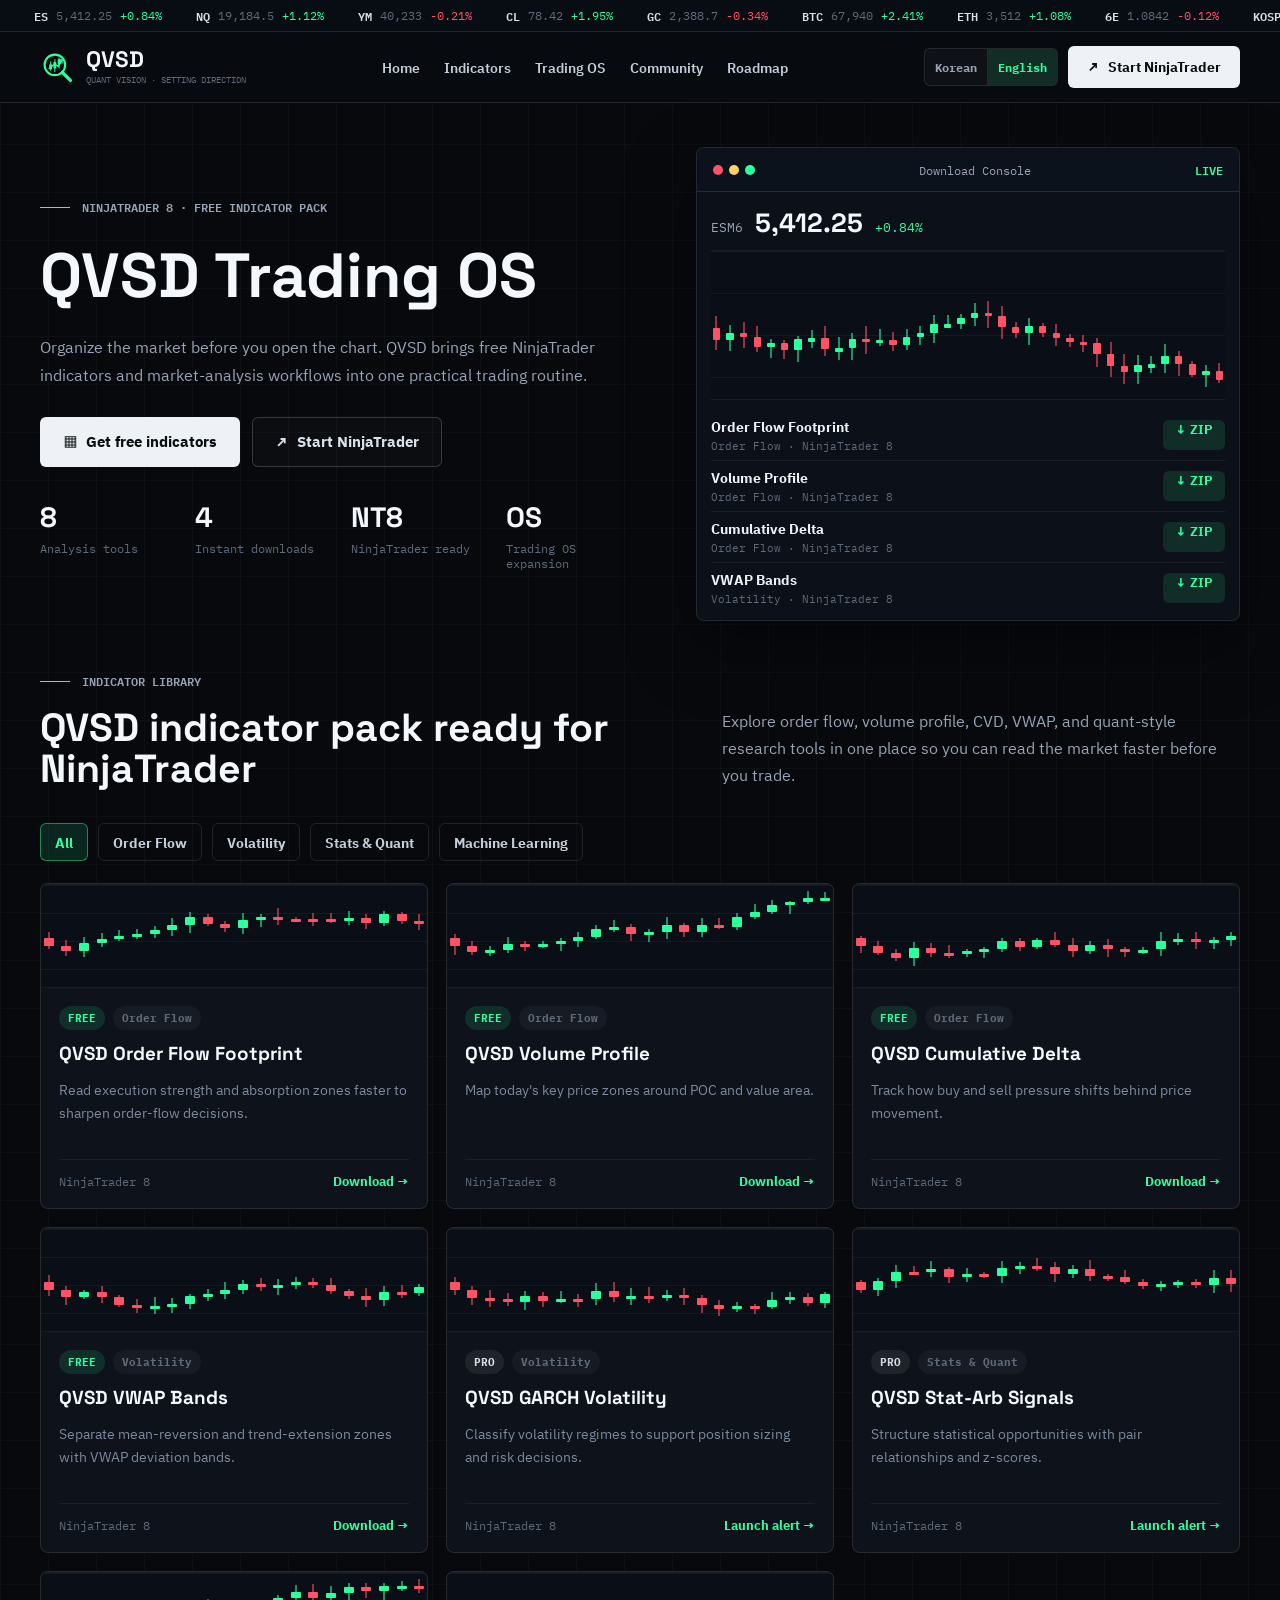
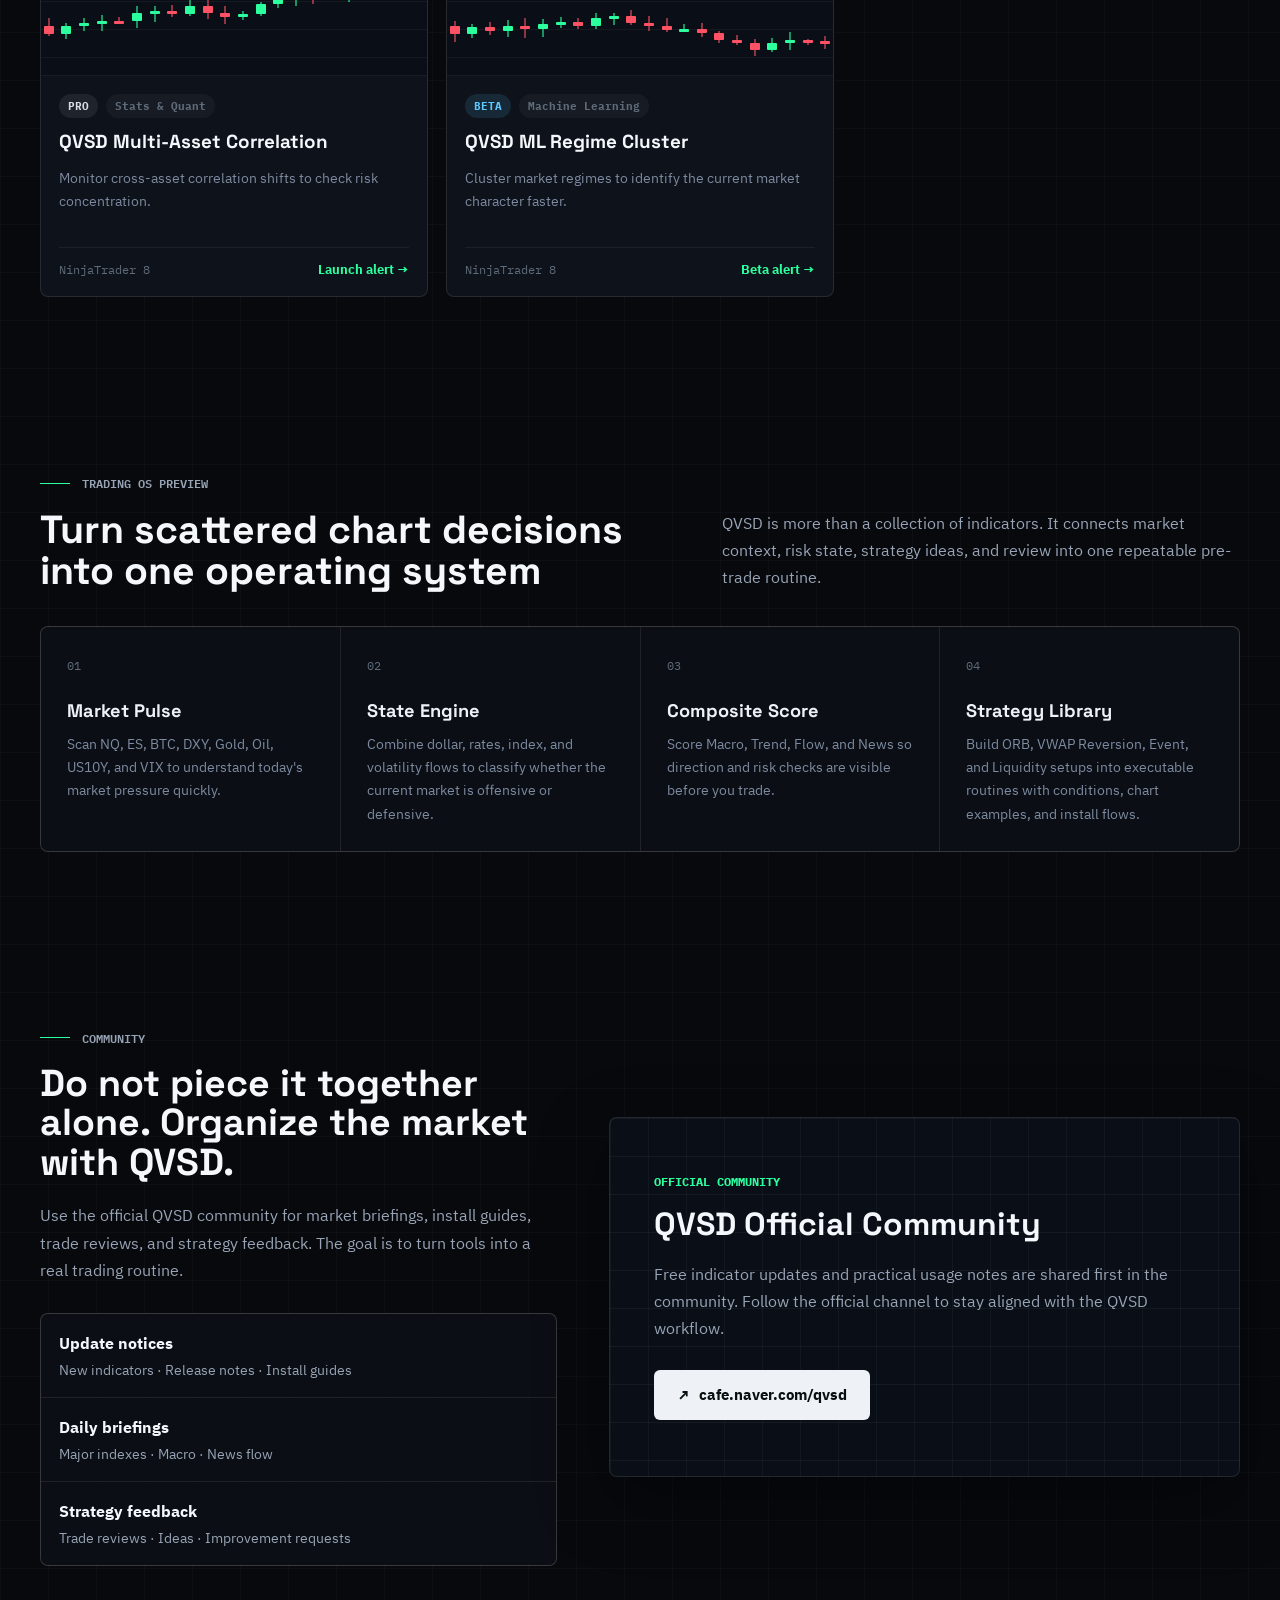
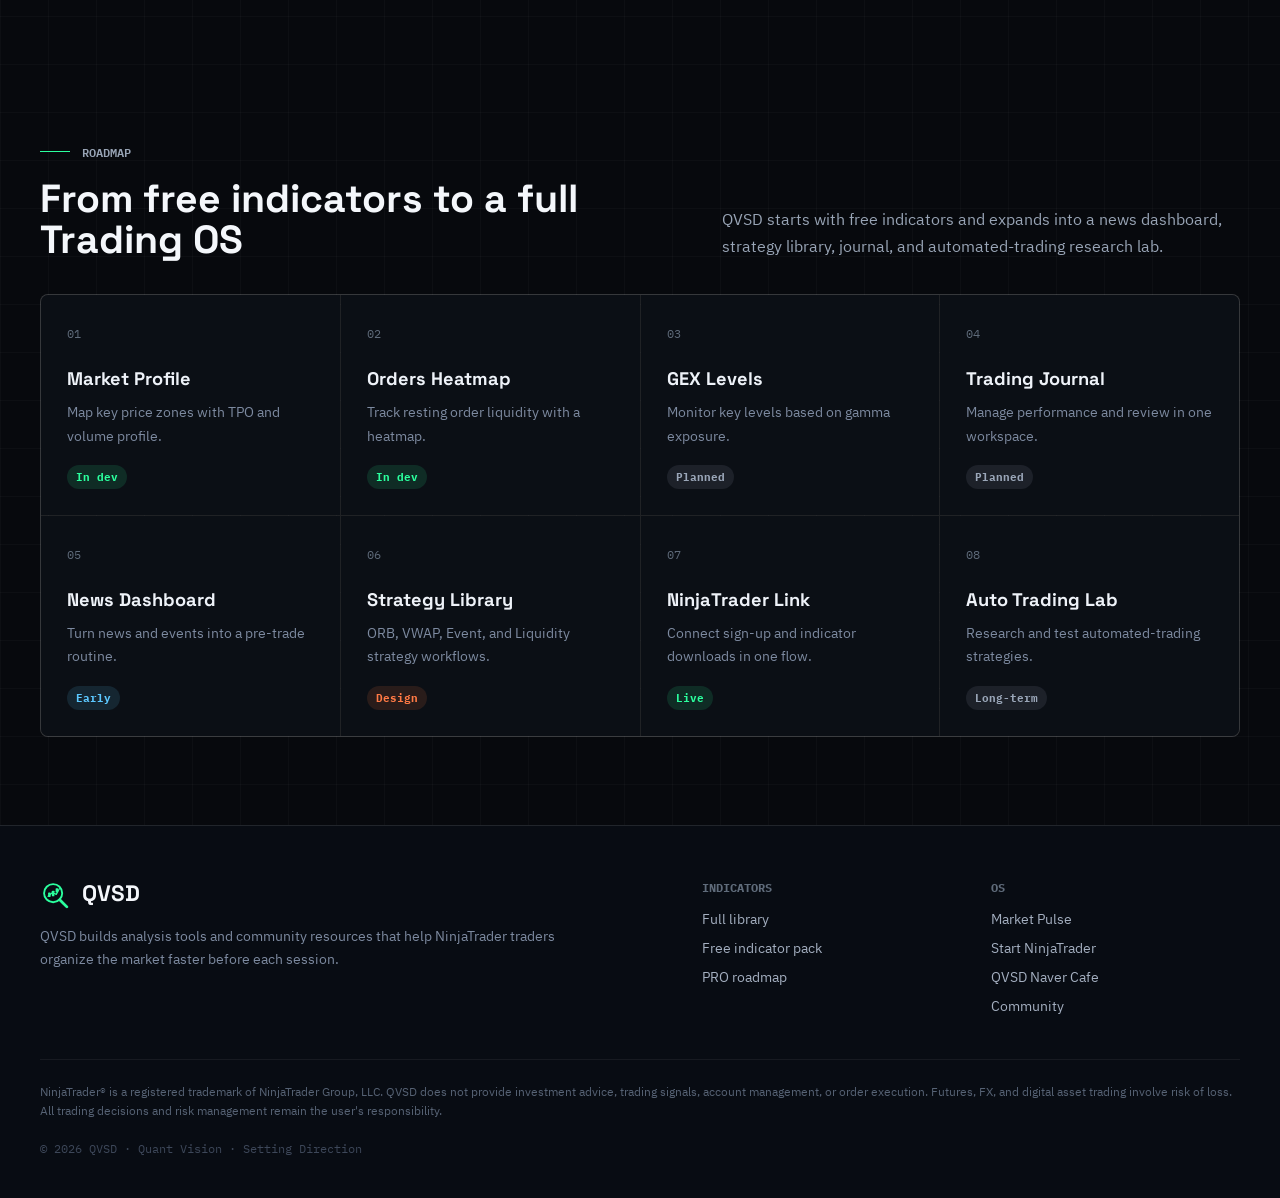
<file: index.html>
<!doctype html>
<html lang="ko">
  <head>
    <meta charset="utf-8">
    <meta name="viewport" content="width=device-width, initial-scale=1">
    <title>QVSD Trading OS | NinjaTrader 트레이더를 위한 시장 분석 허브</title>
    <meta
      name="description"
      content="QVSD Trading OS는 NinjaTrader 트레이더를 위한 무료 인디케이터, 시장 분석 워크플로우, 커뮤니티 허브입니다."
    >
    <link rel="preconnect" href="https://fonts.googleapis.com">
    <link rel="preconnect" href="https://fonts.gstatic.com" crossorigin>
    <link
      href="https://fonts.googleapis.com/css2?family=IBM+Plex+Mono:wght@400;500;600&family=IBM+Plex+Sans+KR:wght@400;500;600;700&family=Space+Grotesk:wght@500;600;700&display=swap"
      rel="stylesheet"
    >
    <link rel="stylesheet" href="styles.css?v=20260625-langfix">
  </head>
  <body>
    <div class="ticker" aria-label="Market pulse">
      <div class="ticker__track" data-ticker-track></div>
    </div>

    <header class="site-header">
      <div class="site-header__inner">
        <a class="brand" href="#home" aria-label="QVSD home">
          <span class="brand__mark" aria-hidden="true">
            <svg viewBox="0 0 48 48" width="34" height="34" fill="none">
              <circle cx="21" cy="21" r="14.5" stroke="currentColor" stroke-width="3"></circle>
              <line x1="31.5" y1="31.5" x2="43" y2="43" stroke="currentColor" stroke-width="4.5" stroke-linecap="round"></line>
              <line x1="15" y1="29" x2="15" y2="16" stroke="currentColor" stroke-width="1.4"></line>
              <rect x="13" y="20" width="4" height="7" rx="1" fill="currentColor"></rect>
              <line x1="21" y1="31" x2="21" y2="13" stroke="currentColor" stroke-width="1.4"></line>
              <rect x="19" y="17" width="4" height="9" rx="1" fill="currentColor"></rect>
              <line x1="27" y1="26" x2="27" y2="11" stroke="currentColor" stroke-width="1.4"></line>
              <rect x="25" y="13" width="4" height="7" rx="1" fill="currentColor"></rect>
              <path d="M13 26 L20 20 L26 23 L31 14" stroke="currentColor" stroke-width="2" stroke-linecap="round" stroke-linejoin="round"></path>
              <path d="M31 14 L26.5 14 M31 14 L31 18.5" stroke="currentColor" stroke-width="2" stroke-linecap="round"></path>
            </svg>
          </span>
          <span class="brand__text">
            <span>QVSD</span>
            <small>Quant Vision · Setting Direction</small>
          </span>
        </a>

        <nav class="nav" aria-label="Primary navigation">
          <a href="#home" data-i18n="nav.home">홈</a>
          <a href="#indicators" data-i18n="nav.indicators">인디케이터</a>
          <a href="#os">Trading OS</a>
          <a href="#community" data-i18n="nav.community">커뮤니티</a>
          <a href="#roadmap" data-i18n="nav.roadmap">로드맵</a>
        </nav>

        <div class="header-actions">
          <div class="language-switcher" role="group" aria-label="Language selector" data-language-switcher>
            <button type="button" data-language-option="ko" aria-pressed="true">한국어</button>
            <button type="button" data-language-option="en" aria-pressed="false">EN</button>
          </div>
          <a
            class="header-cta"
            href="https://lp.ninjatrader.com/platform?irgwc=1&amp;afsrc=1&amp;im_ref=WPRQ8d3LLxyZWyS0AX32oTqcUkuTveyWMTZKXs0&amp;sharedid=&amp;irpid=6341513"
            target="_blank"
            rel="noopener"
          >
            <span aria-hidden="true">↗</span>
            <span data-i18n="actions.startNinja">NinjaTrader 시작하기</span>
          </a>
        </div>
      </div>
    </header>

    <main id="home">
      <section class="hero section">
        <div class="hero__copy">
          <div class="eyebrow">
            <span></span>
            <span data-i18n="hero.eyebrow">NinjaTrader 8 · Free Indicator Pack</span>
          </div>
          <h1>QVSD Trading OS</h1>
          <p class="hero__lead" data-i18n="hero.lead">
            차트를 열기 전에 시장을 먼저 정리하세요. QVSD는 NinjaTrader 트레이더를 위한 무료 인디케이터와 시장 분석 워크플로우를 하나의 흐름으로 제공합니다.
          </p>
          <div class="hero__actions">
            <a class="button button--primary" href="#indicators">
              <span aria-hidden="true">▦</span>
              <span data-i18n="actions.getIndicators">무료 인디케이터 받기</span>
            </a>
            <a
              class="button button--secondary"
              href="https://lp.ninjatrader.com/platform?irgwc=1&amp;afsrc=1&amp;im_ref=WPRQ8d3LLxyZWyS0AX32oTqcUkuTveyWMTZKXs0&amp;sharedid=&amp;irpid=6341513"
              target="_blank"
              rel="noopener"
            >
              <span aria-hidden="true">↗</span>
              <span data-i18n="actions.startNinja">NinjaTrader 시작하기</span>
            </a>
          </div>
          <dl class="metric-strip" aria-label="QVSD indicator metrics">
            <div>
              <dt>8</dt>
              <dd data-i18n="metrics.tools">분석 도구</dd>
            </div>
            <div>
              <dt>4</dt>
              <dd data-i18n="metrics.downloads">즉시 다운로드</dd>
            </div>
            <div>
              <dt>NT8</dt>
              <dd data-i18n="metrics.compatible">NinjaTrader 호환</dd>
            </div>
            <div>
              <dt>OS</dt>
              <dd data-i18n="metrics.expansion">Trading OS 확장</dd>
            </div>
          </dl>
        </div>

        <aside class="console" aria-label="Indicator download console">
          <div class="console__bar">
            <div class="window-dots" aria-hidden="true"><span></span><span></span><span></span></div>
            <span data-i18n="console.title">Download Console</span>
            <strong data-i18n="console.live">LIVE</strong>
          </div>
          <div class="console__body">
            <div class="price-line">
              <span>ESM6</span>
              <strong>5,412.25</strong>
              <em>+0.84%</em>
            </div>
            <div class="hero-chart" data-chart="hero"></div>
            <div class="quick-downloads" data-quick-downloads></div>
          </div>
        </aside>
      </section>

      <section class="section indicators" id="indicators">
        <div class="section-heading">
          <div>
            <div class="eyebrow">
              <span></span>
              <span data-i18n="indicators.eyebrow">Indicator Library</span>
            </div>
            <h2 data-i18n="indicators.title">NinjaTrader에 바로 올리는 QVSD 인디케이터 팩</h2>
          </div>
          <p data-i18n="indicators.copy">
            오더플로우, 볼륨 프로파일, CVD, VWAP부터 퀀트형 리서치 도구까지. 매매 전 시장을 더 빠르게 읽기 위한 도구를 한 곳에서 확인하세요.
          </p>
        </div>

        <div class="filter-bar" data-filter-bar aria-label="Indicator filters"></div>
        <div class="indicator-grid" data-indicator-grid></div>
      </section>

      <section class="section detail-section is-hidden" id="indicator-detail" aria-live="polite">
        <div class="detail-shell">
          <button class="ghost-button" type="button" data-close-detail>
            <span aria-hidden="true">←</span>
            <span data-i18n="detail.back">인디케이터 목록</span>
          </button>
          <div class="detail-layout">
            <article class="detail-copy">
              <span class="tag" data-detail-tag></span>
              <h2 data-detail-title></h2>
              <p data-detail-long></p>
              <ul class="feature-list" data-detail-features></ul>
              <div class="detail-actions" data-detail-actions></div>
            </article>
            <div class="terminal-preview">
              <div class="terminal-preview__head">
                <span data-detail-terminal-title></span>
                <strong>NinjaTrader 8</strong>
              </div>
              <div class="terminal-chart" data-chart="detail"></div>
              <div class="terminal-preview__foot" data-i18n="detail.previewFoot">차트 프리뷰 · NinjaTrader 워크플로우 예시</div>
            </div>
          </div>
        </div>
      </section>

      <section class="section os-section" id="os">
        <div class="section-heading">
          <div>
            <div class="eyebrow">
              <span></span>
              <span data-i18n="os.eyebrow">Trading OS Preview</span>
            </div>
            <h2 data-i18n="os.title">차트 위에 흩어진 판단을 하나의 운영체제로</h2>
          </div>
          <p data-i18n="os.copy">
            QVSD는 단순한 지표 모음이 아닙니다. 시장 현황, 리스크 상태, 전략 아이디어, 복기까지 매매 준비 과정을 하나의 루틴으로 연결합니다.
          </p>
        </div>
        <div class="os-grid">
          <article>
            <span>01</span>
            <h3>Market Pulse</h3>
            <p data-i18n="os.cards.marketPulse">NQ, ES, BTC, DXY, Gold, Oil, US10Y, VIX를 빠르게 스캔해 오늘의 시장 압력을 파악합니다.</p>
          </article>
          <article>
            <span>02</span>
            <h3>State Engine</h3>
            <p data-i18n="os.cards.stateEngine">달러, 금리, 지수, 변동성 흐름을 조합해 현재 시장이 공격적인지 방어적인지 정리합니다.</p>
          </article>
          <article>
            <span>03</span>
            <h3>Composite Score</h3>
            <p data-i18n="os.cards.compositeScore">Macro, Trend, Flow, News를 점수화해 매매 전 체크해야 할 방향성과 리스크를 한눈에 보여줍니다.</p>
          </article>
          <article>
            <span>04</span>
            <h3>Strategy Library</h3>
            <p data-i18n="os.cards.strategyLibrary">ORB, VWAP Reversion, Event, Liquidity 전략을 조건, 차트 예시, 설치 흐름까지 이어지는 실행 루틴으로 제공합니다.</p>
          </article>
        </div>
      </section>

      <section class="section community-section" id="community">
        <div class="community-copy">
          <div class="eyebrow">
            <span></span>
            <span data-i18n="community.eyebrow">Community</span>
          </div>
          <h2 data-i18n="community.title">혼자 찾지 말고, QVSD 카페에서 함께 정리하세요</h2>
          <p data-i18n="community.copy">
            시장 브리핑, 설치 가이드, 매매 복기, 전략 피드백을 QVSD 공식 카페에서 확인하세요. 도구를 받는 것에서 끝나지 않고, 실제 매매 루틴으로 이어지게 만듭니다.
          </p>
          <div class="membership-grid">
            <article><strong data-i18n="community.cards.updatesTitle">업데이트 공지</strong><span data-i18n="community.cards.updatesCopy">신규 지표 · 배포 안내 · 설치 가이드</span></article>
            <article><strong data-i18n="community.cards.briefingTitle">데일리 브리핑</strong><span data-i18n="community.cards.briefingCopy">주요 지수 · 매크로 · 뉴스 흐름</span></article>
            <article><strong data-i18n="community.cards.feedbackTitle">전략 피드백</strong><span data-i18n="community.cards.feedbackCopy">매매 복기 · 아이디어 · 개선 요청</span></article>
          </div>
        </div>
        <aside class="cafe-panel" aria-label="QVSD Naver Cafe">
          <div class="cafe-panel__meta" data-i18n="community.panelMeta">Official Community</div>
          <h3 data-i18n="community.panelTitle">QVSD 공식 커뮤니티</h3>
          <p data-i18n="community.panelCopy">
            무료 지표 업데이트와 실전 활용 자료는 카페에서 가장 먼저 공유됩니다. QVSD 흐름을 따라가려면 공식 커뮤니티를 확인하세요.
          </p>
          <a
            class="button button--primary"
            href="https://cafe.naver.com/qvsd"
            target="_blank"
            rel="noopener"
          >
            <span aria-hidden="true">↗</span>
            cafe.naver.com/qvsd
          </a>
        </aside>
      </section>

      <section class="section roadmap-section" id="roadmap">
        <div class="section-heading">
          <div>
            <div class="eyebrow">
              <span></span>
              <span data-i18n="roadmap.eyebrow">Roadmap</span>
            </div>
          <h2 data-i18n="roadmap.title">무료 지표에서 Trading OS로</h2>
        </div>
          <p data-i18n="roadmap.copy">QVSD는 무료 인디케이터를 시작점으로 뉴스 대시보드, 전략 라이브러리, 저널, 자동매매 연구실까지 확장됩니다.</p>
        </div>
        <div class="roadmap-grid" data-roadmap-grid></div>
      </section>
    </main>

    <footer class="footer">
      <div class="footer__inner">
        <div>
          <a class="brand brand--footer" href="#home" aria-label="QVSD home">
            <span class="brand__mark" aria-hidden="true">
              <svg viewBox="0 0 48 48" width="30" height="30" fill="none">
                <circle cx="21" cy="21" r="14.5" stroke="currentColor" stroke-width="3"></circle>
                <line x1="31.5" y1="31.5" x2="43" y2="43" stroke="currentColor" stroke-width="4.5" stroke-linecap="round"></line>
                <rect x="13" y="20" width="4" height="7" rx="1" fill="currentColor"></rect>
                <rect x="19" y="17" width="4" height="9" rx="1" fill="currentColor"></rect>
                <rect x="25" y="13" width="4" height="7" rx="1" fill="currentColor"></rect>
                <path d="M13 26 L20 20 L26 23 L31 14" stroke="currentColor" stroke-width="2" stroke-linecap="round" stroke-linejoin="round"></path>
              </svg>
            </span>
            <span class="brand__text"><span>QVSD</span></span>
          </a>
          <p data-i18n="footer.copy">QVSD는 NinjaTrader 트레이더가 매매 전 시장을 더 빠르게 정리하도록 돕는 분석 도구와 커뮤니티를 만듭니다.</p>
        </div>
        <div>
          <h3>Indicators</h3>
          <a href="#indicators" data-i18n="footer.library">전체 라이브러리</a>
          <a href="downloads/QVSD-Free-Indicator-Pack.zip" download data-i18n="footer.freePack">무료 지표 팩</a>
          <a href="#roadmap" data-i18n="footer.proRoadmap">PRO 로드맵</a>
        </div>
        <div>
          <h3>OS</h3>
          <a href="#os">Market Pulse</a>
          <a
            href="https://lp.ninjatrader.com/platform?irgwc=1&amp;afsrc=1&amp;im_ref=WPRQ8d3LLxyZWyS0AX32oTqcUkuTveyWMTZKXs0&amp;sharedid=&amp;irpid=6341513"
            target="_blank"
            rel="noopener"
            data-i18n="actions.startNinja"
          >NinjaTrader 시작하기</a>
          <a href="https://cafe.naver.com/qvsd" target="_blank" rel="noopener" data-i18n="footer.cafe">QVSD 네이버 카페</a>
          <a href="#community" data-i18n="footer.community">Community</a>
        </div>
      </div>
      <p class="risk" data-i18n="footer.risk">
        NinjaTrader®는 NinjaTrader Group, LLC의 등록상표입니다. QVSD는 투자 자문, 매매 신호, 계좌 운용, 주문 집행을 제공하지 않습니다. 선물·외환·가상자산 거래에는 원금 손실 위험이 있으며 모든 거래 결정과 리스크 관리는 사용자 책임입니다.
      </p>
      <p class="copyright">© 2026 QVSD · Quant Vision · Setting Direction</p>
    </footer>

    <script src="script.js?v=20260625-langfix"></script>
  </body>
</html>
</file>
<file: styles.css>
:root {
  color-scheme: dark;
  --bg: #07090d;
  --bg-2: #0b0f15;
  --panel: #0f141c;
  --panel-2: #121923;
  --line: rgba(255, 255, 255, 0.1);
  --line-strong: rgba(255, 255, 255, 0.18);
  --text: #f4f7fb;
  --muted: #98a4b5;
  --subtle: #5f6b7a;
  --green: #2bff9e;
  --green-soft: rgba(43, 255, 158, 0.12);
  --red: #ff5365;
  --orange: #ff7a45;
  --cyan: #5cc8ff;
  --yellow: #ffd166;
  --shadow: 0 24px 70px rgba(0, 0, 0, 0.42);
  --mono: "IBM Plex Mono", Consolas, monospace;
  --display: "Space Grotesk", "IBM Plex Sans KR", sans-serif;
  --sans: "IBM Plex Sans KR", system-ui, -apple-system, BlinkMacSystemFont, sans-serif;
}

* {
  box-sizing: border-box;
}

html {
  scroll-behavior: smooth;
}

body {
  margin: 0;
  min-width: 320px;
  background:
    linear-gradient(rgba(255, 255, 255, 0.025) 1px, transparent 1px),
    linear-gradient(90deg, rgba(255, 255, 255, 0.025) 1px, transparent 1px),
    var(--bg);
  background-size: 48px 48px, 48px 48px, auto;
  color: var(--text);
  font-family: var(--sans);
  -webkit-font-smoothing: antialiased;
  text-rendering: optimizeLegibility;
}

body::selection {
  background: rgba(43, 255, 158, 0.28);
}

a {
  color: inherit;
  text-decoration: none;
}

button,
a {
  -webkit-tap-highlight-color: transparent;
}

img {
  display: block;
  max-width: 100%;
}

@keyframes ticker-move {
  from {
    transform: translateX(0);
  }

  to {
    transform: translateX(-50%);
  }
}

.ticker {
  height: 32px;
  overflow: hidden;
  border-bottom: 1px solid var(--line);
  background: #080c13;
}

.ticker__track {
  display: flex;
  align-items: center;
  gap: 34px;
  width: max-content;
  height: 100%;
  padding-left: 34px;
  animation: ticker-move 44s linear infinite;
  white-space: nowrap;
}

.ticker__item {
  display: inline-flex;
  align-items: center;
  gap: 8px;
  font-family: var(--mono);
  font-size: 0.75rem;
  color: var(--muted);
}

.ticker__item strong {
  color: #d9e0ea;
  font-weight: 600;
}

.ticker__item span {
  color: var(--subtle);
}

.ticker__item em {
  font-style: normal;
  color: var(--green);
}

.ticker__item.is-down em {
  color: var(--red);
}

.site-header {
  position: sticky;
  top: 0;
  z-index: 20;
  border-bottom: 1px solid var(--line);
  background: rgba(8, 11, 17, 0.88);
  backdrop-filter: blur(14px);
}

.site-header__inner {
  display: flex;
  align-items: center;
  justify-content: space-between;
  gap: 24px;
  width: min(1200px, calc(100% - 48px));
  margin: 0 auto;
  padding: 14px 0;
}

.brand {
  display: inline-flex;
  align-items: center;
  gap: 12px;
  min-width: max-content;
}

.brand__mark {
  display: inline-flex;
  color: var(--green);
}

.brand__text {
  display: flex;
  flex-direction: column;
  line-height: 1;
}

.brand__text span {
  font-family: var(--display);
  font-size: 1.4rem;
  font-weight: 700;
}

.brand__text small {
  margin-top: 4px;
  color: var(--subtle);
  font-family: var(--mono);
  font-size: 0.57rem;
  text-transform: uppercase;
}

.nav {
  display: flex;
  align-items: center;
  justify-content: center;
  gap: 24px;
  color: #c4cdda;
  font-size: 0.9rem;
  font-weight: 600;
}

.nav a {
  transition: color 0.16s ease;
}

.nav a:hover,
.nav a:focus-visible {
  color: var(--green);
}

.header-actions {
  display: inline-flex;
  align-items: center;
  gap: 10px;
  min-width: max-content;
}

.language-switcher {
  display: inline-flex;
  align-items: center;
  overflow: hidden;
  border: 1px solid var(--line);
  border-radius: 6px;
  background: rgba(255, 255, 255, 0.03);
}

.language-switcher button {
  min-height: 36px;
  border: 0;
  border-right: 1px solid var(--line);
  background: transparent;
  color: var(--muted);
  padding: 0 10px;
  font-family: var(--mono);
  font-size: 0.72rem;
  font-weight: 700;
  cursor: pointer;
}

.language-switcher button:last-child {
  border-right: 0;
}

.language-switcher button.is-active {
  background: var(--green-soft);
  color: var(--green);
}

.header-cta,
.button,
.download-link,
.ghost-button {
  display: inline-flex;
  align-items: center;
  justify-content: center;
  gap: 8px;
  min-height: 42px;
  border: 1px solid transparent;
  border-radius: 6px;
  font-family: var(--sans);
  font-weight: 700;
  line-height: 1;
  cursor: pointer;
  transition:
    background 0.18s ease,
    border-color 0.18s ease,
    color 0.18s ease,
    transform 0.18s ease;
}

.header-cta {
  padding: 0 18px;
  background: #eef1f5;
  color: #07100d;
  font-size: 0.85rem;
  white-space: nowrap;
}

.header-cta:hover,
.button--primary:hover,
.download-link:hover {
  background: #ffffff;
  transform: translateY(-1px);
}

.section {
  width: min(1200px, calc(100% - 48px));
  margin: 0 auto;
  padding: 88px 0;
}

.hero {
  display: grid;
  grid-template-columns: minmax(0, 1.05fr) minmax(380px, 0.95fr);
  align-items: center;
  gap: 54px;
  padding-top: 44px;
  padding-bottom: 34px;
}

.eyebrow {
  display: flex;
  align-items: center;
  gap: 12px;
  color: var(--muted);
  font-family: var(--mono);
  font-size: 0.72rem;
  font-weight: 600;
  text-transform: uppercase;
}

.eyebrow > span:first-child {
  display: inline-block;
  width: 30px;
  height: 1px;
  background: var(--green);
}

.hero h1,
.section-heading h2,
.detail-copy h2,
.community-copy h2 {
  margin: 0;
  color: var(--text);
  font-family: var(--display);
  font-weight: 700;
  line-height: 1.05;
}

.hero h1 {
  margin-top: 26px;
  font-size: 3.9rem;
}

.hero__lead {
  max-width: 620px;
  margin: 24px 0 0;
  color: var(--muted);
  font-size: 1rem;
  line-height: 1.75;
}

.hero__actions {
  display: flex;
  flex-wrap: wrap;
  gap: 12px;
  margin-top: 28px;
}

.button {
  min-height: 50px;
  padding: 0 22px;
  font-size: 0.96rem;
}

.button--primary,
.download-link {
  background: #eef1f5;
  color: #08100e;
}

.button--secondary {
  border-color: var(--line-strong);
  background: rgba(255, 255, 255, 0.02);
  color: #dbe2ec;
}

.button--secondary:hover,
.ghost-button:hover {
  border-color: rgba(43, 255, 158, 0.42);
  color: var(--green);
}

.metric-strip {
  display: grid;
  grid-template-columns: repeat(4, minmax(88px, 1fr));
  gap: 20px;
  margin: 32px 0 0;
  padding: 0;
}

.metric-strip div {
  min-width: 0;
}

.metric-strip dt {
  color: var(--text);
  font-family: var(--display);
  font-size: 1.75rem;
  font-weight: 700;
}

.metric-strip dd {
  margin: 6px 0 0;
  color: var(--subtle);
  font-family: var(--mono);
  font-size: 0.72rem;
}

.console,
.detail-shell {
  border: 1px solid var(--line);
  border-radius: 8px;
  background: rgba(13, 18, 26, 0.94);
  box-shadow: var(--shadow);
}

.console {
  overflow: hidden;
}

.console__bar,
.terminal-preview__head {
  display: flex;
  align-items: center;
  justify-content: space-between;
  gap: 14px;
  min-height: 44px;
  border-bottom: 1px solid var(--line);
  background: #0c121c;
  padding: 0 16px;
  color: var(--muted);
  font-family: var(--mono);
  font-size: 0.78rem;
}

.console__bar strong,
.terminal-preview__head strong {
  color: var(--green);
  font-weight: 600;
}

.window-dots {
  display: flex;
  gap: 6px;
}

.window-dots span {
  width: 10px;
  height: 10px;
  border-radius: 50%;
}

.window-dots span:nth-child(1) {
  background: var(--red);
}

.window-dots span:nth-child(2) {
  background: var(--yellow);
}

.window-dots span:nth-child(3) {
  background: var(--green);
}

.console__body {
  padding: 14px;
}

.price-line {
  display: flex;
  align-items: baseline;
  gap: 12px;
  margin-bottom: 10px;
}

.price-line span,
.price-line em {
  color: var(--muted);
  font-family: var(--mono);
  font-size: 0.82rem;
  font-style: normal;
}

.price-line strong {
  color: var(--text);
  font-family: var(--display);
  font-size: 1.65rem;
}

.price-line em {
  color: var(--green);
}

.hero-chart,
.terminal-chart,
.card-chart {
  position: relative;
  display: flex;
  align-items: flex-end;
  gap: 2px;
  overflow: hidden;
  border-top: 1px solid rgba(255, 255, 255, 0.06);
  border-bottom: 1px solid rgba(255, 255, 255, 0.06);
  background:
    linear-gradient(rgba(255, 255, 255, 0.045) 1px, transparent 1px),
    #0a0f17;
}

.hero-chart {
  height: 150px;
  background-size: 100% 42px, auto;
}

.terminal-chart {
  height: 320px;
  background-size: 100% 48px, auto;
}

.card-chart {
  height: 104px;
  background-size: 100% 28px, auto;
}

.candle {
  position: relative;
  flex: 1;
  height: 100%;
  min-width: 3px;
}

.candle__wick,
.candle__body {
  position: absolute;
  background: var(--green);
}

.candle__wick {
  left: 50%;
  width: 2px;
  transform: translateX(-50%);
  opacity: 0.55;
}

.candle__body {
  left: 18%;
  right: 18%;
  min-height: 3px;
  border-radius: 1px;
}

.candle.is-down .candle__wick,
.candle.is-down .candle__body {
  background: var(--red);
}

.quick-downloads {
  display: flex;
  flex-direction: column;
  margin-top: 10px;
}

.quick-item {
  display: grid;
  grid-template-columns: 1fr auto;
  gap: 16px;
  align-items: center;
  padding: 7px 0;
  border-bottom: 1px solid rgba(255, 255, 255, 0.06);
}

.quick-item:last-child {
  border-bottom: 0;
  padding-bottom: 0;
}

.quick-item strong {
  display: block;
  color: #eef2f8;
  font-size: 0.88rem;
}

.quick-item span {
  display: block;
  margin-top: 3px;
  color: var(--subtle);
  font-family: var(--mono);
  font-size: 0.68rem;
}

.quick-item a {
  min-height: 30px;
  padding: 0 12px;
  border-radius: 6px;
  background: var(--green-soft);
  color: var(--green);
  font-size: 0.8rem;
  font-weight: 700;
}

.section-heading {
  display: grid;
  grid-template-columns: minmax(0, 1.1fr) minmax(260px, 0.9fr);
  gap: 48px;
  align-items: end;
  margin-bottom: 34px;
}

.indicators {
  padding-top: 16px;
}

.section-heading h2 {
  margin-top: 16px;
  font-size: 2.45rem;
}

.section-heading p {
  margin: 0;
  color: var(--muted);
  font-size: 1rem;
  line-height: 1.7;
}

.filter-bar {
  display: flex;
  flex-wrap: wrap;
  gap: 10px;
  margin-bottom: 22px;
}

.filter-button {
  min-height: 38px;
  border: 1px solid var(--line);
  border-radius: 6px;
  background: transparent;
  color: #c4cdda;
  padding: 0 14px;
  font-family: var(--sans);
  font-size: 0.88rem;
  font-weight: 700;
  cursor: pointer;
}

.filter-button.is-active {
  border-color: rgba(43, 255, 158, 0.45);
  background: var(--green-soft);
  color: var(--green);
}

.indicator-grid {
  display: grid;
  grid-template-columns: repeat(3, minmax(0, 1fr));
  gap: 18px;
}

.indicator-card {
  display: flex;
  min-width: 0;
  min-height: 326px;
  flex-direction: column;
  overflow: hidden;
  border: 1px solid var(--line);
  border-radius: 8px;
  background: rgba(15, 20, 28, 0.94);
  cursor: pointer;
  transition:
    border-color 0.18s ease,
    background 0.18s ease,
    transform 0.18s ease;
}

.indicator-card:hover,
.indicator-card:focus-within {
  border-color: rgba(43, 255, 158, 0.36);
  background: #111821;
  transform: translateY(-2px);
}

.indicator-card__body {
  display: flex;
  flex: 1;
  flex-direction: column;
  gap: 12px;
  padding: 18px;
}

.card-meta {
  display: flex;
  flex-wrap: wrap;
  gap: 8px;
  align-items: center;
}

.tag,
.card-meta span {
  display: inline-flex;
  align-items: center;
  min-height: 24px;
  border-radius: 999px;
  padding: 0 9px;
  font-family: var(--mono);
  font-size: 0.68rem;
  font-weight: 700;
}

.tag {
  color: var(--green);
  background: var(--green-soft);
}

.tag--pro {
  color: #d7dde7;
  background: rgba(255, 255, 255, 0.07);
}

.tag--beta {
  color: var(--cyan);
  background: rgba(92, 200, 255, 0.12);
}

.card-meta span:last-child {
  color: var(--subtle);
  background: rgba(255, 255, 255, 0.04);
}

.indicator-card h3 {
  margin: 0;
  color: var(--text);
  font-family: var(--display);
  font-size: 1.18rem;
  line-height: 1.25;
}

.indicator-card p {
  flex: 1;
  margin: 0;
  color: #7d8aa0;
  font-size: 0.9rem;
  line-height: 1.6;
}

.indicator-card__foot {
  display: flex;
  align-items: center;
  justify-content: space-between;
  gap: 12px;
  border-top: 1px solid rgba(255, 255, 255, 0.06);
  padding-top: 12px;
  color: var(--subtle);
  font-family: var(--mono);
  font-size: 0.72rem;
}

.indicator-card__foot strong {
  color: var(--green);
  font-family: var(--sans);
  font-size: 0.84rem;
}

.detail-section {
  padding-top: 20px;
}

.detail-section.is-hidden {
  display: none;
}

.detail-shell {
  padding: 28px;
}

.ghost-button {
  border-color: var(--line);
  background: transparent;
  color: #c4cdda;
  padding: 0 14px;
  font-size: 0.88rem;
}

.detail-layout {
  display: grid;
  grid-template-columns: minmax(0, 0.85fr) minmax(340px, 1.15fr);
  gap: 40px;
  align-items: center;
  margin-top: 26px;
}

.detail-copy h2 {
  margin-top: 18px;
  font-size: 2.35rem;
}

.detail-copy p {
  margin: 20px 0 0;
  color: var(--muted);
  font-size: 1rem;
  line-height: 1.75;
}

.feature-list {
  display: grid;
  gap: 10px;
  margin: 24px 0 0;
  padding: 0;
  list-style: none;
}

.feature-list li {
  display: flex;
  gap: 10px;
  color: #dbe2ec;
  font-size: 0.95rem;
  line-height: 1.5;
}

.feature-list li::before {
  content: "✓";
  color: var(--green);
  font-weight: 700;
}

.detail-actions {
  display: flex;
  flex-wrap: wrap;
  gap: 12px;
  margin-top: 28px;
}

.download-link {
  min-height: 48px;
  padding: 0 20px;
  font-size: 0.95rem;
}

.terminal-preview {
  overflow: hidden;
  border: 1px solid var(--line);
  border-radius: 8px;
  background: #0a0f17;
}

.terminal-preview__foot {
  border-top: 1px solid var(--line);
  padding: 14px;
  color: var(--subtle);
  text-align: center;
  font-size: 0.82rem;
}

.os-grid,
.roadmap-grid {
  display: grid;
  grid-template-columns: repeat(4, minmax(0, 1fr));
  gap: 1px;
  overflow: hidden;
  border: 1px solid var(--line);
  border-radius: 8px;
  background: var(--line);
}

.os-grid article,
.roadmap-grid article {
  min-width: 0;
  background: rgba(11, 15, 21, 0.98);
  padding: 26px;
}

.os-grid span,
.roadmap-grid span {
  color: var(--subtle);
  font-family: var(--mono);
  font-size: 0.78rem;
}

.os-grid h3,
.roadmap-grid h3 {
  margin: 24px 0 10px;
  color: #eef2f8;
  font-family: var(--display);
  font-size: 1.14rem;
}

.os-grid p,
.roadmap-grid p {
  margin: 0;
  color: #7d8aa0;
  font-size: 0.9rem;
  line-height: 1.62;
}

.roadmap-status {
  display: inline-flex;
  min-height: 24px;
  align-items: center;
  margin-top: 18px;
  border-radius: 999px;
  padding: 0 9px;
  font-family: var(--mono);
  font-size: 0.68rem;
  font-weight: 700;
}

.community-copy h2 {
  margin-top: 16px;
  font-size: 2.35rem;
}

.community-copy p {
  margin: 20px 0 0;
  color: var(--muted);
  font-size: 1rem;
  line-height: 1.72;
}

.community-section {
  display: grid;
  grid-template-columns: minmax(0, 0.9fr) minmax(380px, 1.1fr);
  gap: 52px;
  align-items: center;
}

.membership-grid {
  display: grid;
  gap: 1px;
  overflow: hidden;
  margin-top: 28px;
  border: 1px solid var(--line);
  border-radius: 8px;
  background: var(--line);
}

.membership-grid article {
  display: grid;
  gap: 6px;
  background: #0b0f15;
  padding: 18px;
}

.membership-grid strong {
  color: var(--text);
}

.membership-grid span {
  color: var(--muted);
  font-size: 0.9rem;
}

.cafe-panel {
  display: flex;
  min-height: 360px;
  flex-direction: column;
  justify-content: center;
  border: 1px solid var(--line);
  border-radius: 8px;
  background:
    linear-gradient(rgba(255, 255, 255, 0.045) 1px, transparent 1px),
    linear-gradient(90deg, rgba(255, 255, 255, 0.035) 1px, transparent 1px),
    #0a0f17;
  background-size: 38px 38px, 38px 38px, auto;
  box-shadow: var(--shadow);
  padding: 44px;
}

.cafe-panel__meta {
  color: var(--green);
  font-family: var(--mono);
  font-size: 0.76rem;
  font-weight: 700;
  text-transform: uppercase;
}

.cafe-panel h3 {
  margin: 18px 0 0;
  color: var(--text);
  font-family: var(--display);
  font-size: 2rem;
  line-height: 1.12;
}

.cafe-panel p {
  margin: 18px 0 28px;
  color: var(--muted);
  font-size: 1rem;
  line-height: 1.7;
}

.cafe-panel .button {
  width: max-content;
  padding: 0 22px;
}

.footer {
  border-top: 1px solid var(--line);
  background: #080c13;
  padding: 54px max(24px, calc((100% - 1200px) / 2)) 40px;
}

.footer__inner {
  display: grid;
  grid-template-columns: minmax(260px, 1.5fr) repeat(2, minmax(160px, 0.6fr));
  gap: 40px;
}

.brand--footer {
  margin-bottom: 14px;
}

.footer p {
  max-width: 520px;
  margin: 0;
  color: #7d8aa0;
  font-size: 0.86rem;
  line-height: 1.7;
}

.footer h3 {
  margin: 0 0 14px;
  color: var(--subtle);
  font-family: var(--mono);
  font-size: 0.75rem;
  text-transform: uppercase;
}

.footer a:not(.brand) {
  display: block;
  width: max-content;
  margin: 10px 0;
  color: #a4afc0;
  font-size: 0.9rem;
}

.footer a:not(.brand):hover {
  color: var(--green);
}

.footer .risk {
  max-width: 1200px;
  margin-top: 34px;
  border-top: 1px solid rgba(255, 255, 255, 0.06);
  padding-top: 22px;
  color: #566274;
  font-size: 0.72rem;
}

.copyright {
  margin-top: 18px !important;
  color: #3d4759 !important;
  font-family: var(--mono);
  font-size: 0.72rem !important;
}

@media (max-width: 1060px) {
  .site-header__inner {
    flex-wrap: wrap;
  }

  .nav {
    order: 3;
    width: 100%;
    justify-content: flex-start;
    overflow-x: auto;
    padding-bottom: 2px;
  }

  .header-actions {
    margin-left: auto;
  }

  .hero,
  .section-heading,
  .detail-layout,
  .community-section {
    grid-template-columns: 1fr;
  }

  .hero {
    min-height: auto;
  }

  .hero h1 {
    font-size: 3.35rem;
  }

  .indicator-grid {
    grid-template-columns: repeat(2, minmax(0, 1fr));
  }

  .os-grid,
  .roadmap-grid {
    grid-template-columns: repeat(2, minmax(0, 1fr));
  }
}

@media (max-width: 720px) {
  .site-header__inner,
  .section {
    width: min(100% - 32px, 1200px);
  }

  .brand__text small {
    display: none;
  }

  .header-cta {
    min-height: 38px;
    padding: 0 12px;
    font-size: 0.78rem;
  }

  .header-actions {
    gap: 8px;
  }

  .language-switcher button {
    min-height: 34px;
    padding: 0 9px;
    font-size: 0.68rem;
  }

  .nav {
    gap: 18px;
    font-size: 0.84rem;
  }

  .section {
    padding: 64px 0;
  }

  .hero {
    gap: 32px;
    padding-top: 42px;
    padding-bottom: 36px;
  }

  .hero h1 {
    font-size: 2.7rem;
  }

  .hero__lead,
  .section-heading p,
  .detail-copy p,
  .community-copy p {
    font-size: 0.96rem;
  }

  .hero__actions {
    flex-direction: column;
  }

  .button,
  .download-link {
    width: 100%;
  }

  .cafe-panel {
    min-height: 0;
    padding: 28px;
  }

  .cafe-panel .button {
    width: 100%;
  }

  .metric-strip {
    grid-template-columns: repeat(2, minmax(0, 1fr));
  }

  .console__bar {
    font-size: 0.72rem;
  }

  .console {
    display: none;
  }

  .price-line {
    flex-wrap: wrap;
  }

  .price-line strong {
    width: 100%;
  }

  .quick-item {
    grid-template-columns: 1fr;
  }

  .section-heading h2,
  .detail-copy h2,
  .community-copy h2 {
    font-size: 2rem;
  }

  .indicator-grid,
  .os-grid,
  .roadmap-grid {
    grid-template-columns: 1fr;
  }

  .detail-shell {
    padding: 20px;
  }

  .terminal-chart {
    height: 250px;
  }

  .footer__inner {
    grid-template-columns: 1fr;
  }
}

@media (max-width: 420px) {
  .hero h1 {
    font-size: 2.28rem;
  }

  .brand__text span {
    font-size: 1.2rem;
  }

  .metric-strip dt {
    font-size: 1.45rem;
  }
}
</file>
